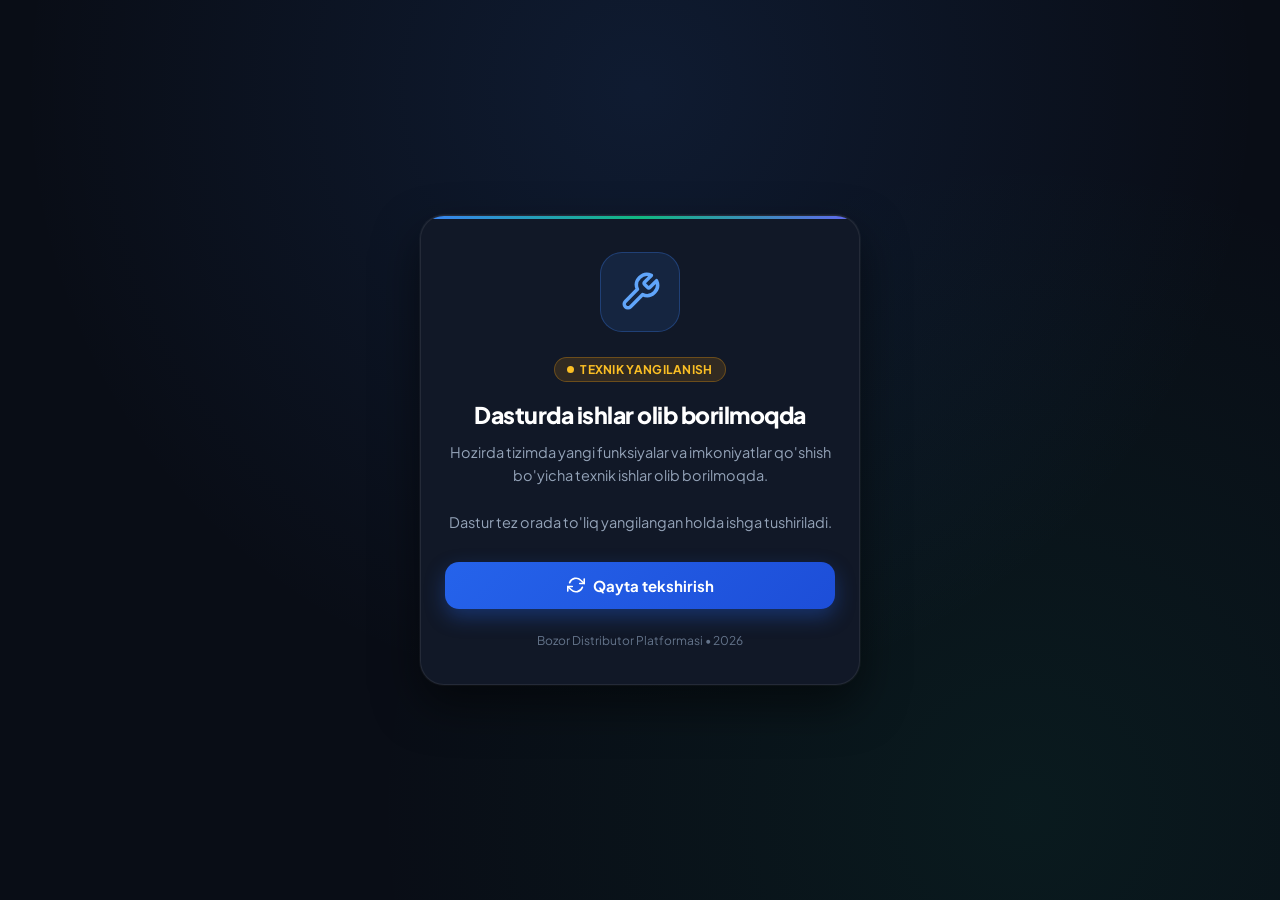
<file: deploy/maintenance.html>
<!DOCTYPE html>
<html lang="uz">
<head>
    <meta charset="UTF-8">
    <meta name="viewport" content="width=device-width, initial-scale=1.0, maximum-scale=1.0, user-scalable=no">
    <title>Texnik ishlar | Bozor Distributor</title>
    <meta name="theme-color" content="#090D16">
    <link rel="preconnect" href="https://fonts.googleapis.com">
    <link rel="preconnect" href="https://fonts.gstatic.com" crossorigin>
    <link href="https://fonts.googleapis.com/css2?family=Plus+Jakarta+Sans:wght@400;500;600;700;800&display=swap" rel="stylesheet">
    <style>
        * {
            margin: 0;
            padding: 0;
            box-sizing: border-box;
            font-family: 'Plus Jakarta Sans', -apple-system, BlinkMacSystemFont, sans-serif;
        }
        body {
            background-color: #090D16;
            color: #F8FAFC;
            min-height: 100vh;
            display: flex;
            align-items: center;
            justify-content: center;
            padding: 24px 16px;
            background-image: 
                radial-gradient(circle at 50% 10%, rgba(59, 130, 246, 0.12) 0%, transparent 60%),
                radial-gradient(circle at 80% 90%, rgba(16, 185, 129, 0.08) 0%, transparent 50%);
        }
        .card {
            background: #111827;
            border: 1px solid rgba(255, 255, 255, 0.08);
            border-radius: 24px;
            max-width: 440px;
            width: 100%;
            padding: 36px 24px;
            text-align: center;
            box-shadow: 0 20px 45px rgba(0, 0, 0, 0.5), 0 0 0 1px rgba(255, 255, 255, 0.05);
            position: relative;
            overflow: hidden;
        }
        .card::before {
            content: '';
            position: absolute;
            top: 0;
            left: 0;
            right: 0;
            height: 3px;
            background: linear-gradient(90deg, #3B82F6, #10B981, #6366F1);
        }
        .icon-box {
            width: 80px;
            height: 80px;
            margin: 0 auto 24px auto;
            border-radius: 22px;
            background: rgba(59, 130, 246, 0.12);
            border: 1px solid rgba(59, 130, 246, 0.3);
            display: flex;
            align-items: center;
            justify-content: center;
            color: #60A5FA;
            animation: pulse-glow 3s infinite alternate ease-in-out;
        }
        @keyframes pulse-glow {
            0% {
                transform: scale(0.98);
                box-shadow: 0 0 15px rgba(59, 130, 246, 0.2);
            }
            100% {
                transform: scale(1.04);
                box-shadow: 0 0 35px rgba(59, 130, 246, 0.45);
            }
        }
        .badge {
            display: inline-flex;
            align-items: center;
            gap: 6px;
            font-size: 12px;
            font-weight: 700;
            background: rgba(245, 158, 11, 0.14);
            color: #FBBF24;
            border: 1px solid rgba(245, 158, 11, 0.3);
            padding: 4px 12px;
            border-radius: 999px;
            margin-bottom: 18px;
            letter-spacing: 0.3px;
        }
        .badge-dot {
            width: 7px;
            height: 7px;
            border-radius: 50%;
            background: #FBBF24;
            animation: blink 1.4s infinite ease-in-out;
        }
        @keyframes blink {
            0%, 100% { opacity: 0.3; }
            50% { opacity: 1; }
        }
        h1 {
            font-size: 23px;
            font-weight: 800;
            letter-spacing: -0.5px;
            margin-bottom: 12px;
            color: #FFFFFF;
        }
        p {
            font-size: 14.5px;
            line-height: 1.6;
            color: #94A3B8;
            margin-bottom: 28px;
        }
        .btn {
            display: inline-flex;
            align-items: center;
            justify-content: center;
            gap: 8px;
            width: 100%;
            padding: 14px 20px;
            border-radius: 14px;
            font-size: 15px;
            font-weight: 700;
            background: linear-gradient(135deg, #2563EB, #1D4ED8);
            color: #FFFFFF;
            border: none;
            cursor: pointer;
            box-shadow: 0 8px 20px rgba(37, 99, 235, 0.35);
            transition: all 0.2s ease;
            text-decoration: none;
        }
        .btn:active {
            transform: scale(0.98);
        }
        .footer-note {
            margin-top: 24px;
            font-size: 12px;
            color: #64748B;
        }
    </style>
</head>
<body>
    <div class="card">
        <div class="icon-box">
            <svg width="42" height="42" viewBox="0 0 24 24" fill="none" stroke="currentColor" stroke-width="2" stroke-linecap="round" stroke-linejoin="round">
                <path d="M14.7 6.3a1 1 0 0 0 0 1.4l1.6 1.6a1 1 0 0 0 1.4 0l3.77-3.77a6 6 0 0 1-7.94 7.94l-6.91 6.91a2.12 2.12 0 0 1-3-3l6.91-6.91a6 6 0 0 1 7.94-7.94l-3.76 3.76z"></path>
            </svg>
        </div>

        <div class="badge">
            <span class="badge-dot"></span>
            TEXNIK YANGILANISH
        </div>

        <h1>Dasturda ishlar olib borilmoqda</h1>
        <p>Hozirda tizimda yangi funksiyalar va imkoniyatlar qo'shish bo'yicha texnik ishlar olib borilmoqda.<br><br>Dastur tez orada to'liq yangilangan holda ishga tushiriladi.</p>

        <button class="btn" onclick="window.location.reload()">
            <svg width="18" height="18" viewBox="0 0 24 24" fill="none" stroke="currentColor" stroke-width="2.2" stroke-linecap="round" stroke-linejoin="round">
                <polyline points="23 4 23 10 17 10"></polyline>
                <polyline points="1 20 1 14 7 14"></polyline>
                <path d="M3.51 9a9 9 0 0 1 14.85-3.36L23 10M1 14l4.64 4.36A9 9 0 0 0 20.49 15"></path>
            </svg>
            <span>Qayta tekshirish</span>
        </button>

        <div class="footer-note">
            Bozor Distributor Platformasi &bull; 2026
        </div>
    </div>
</body>
</html>
</file>
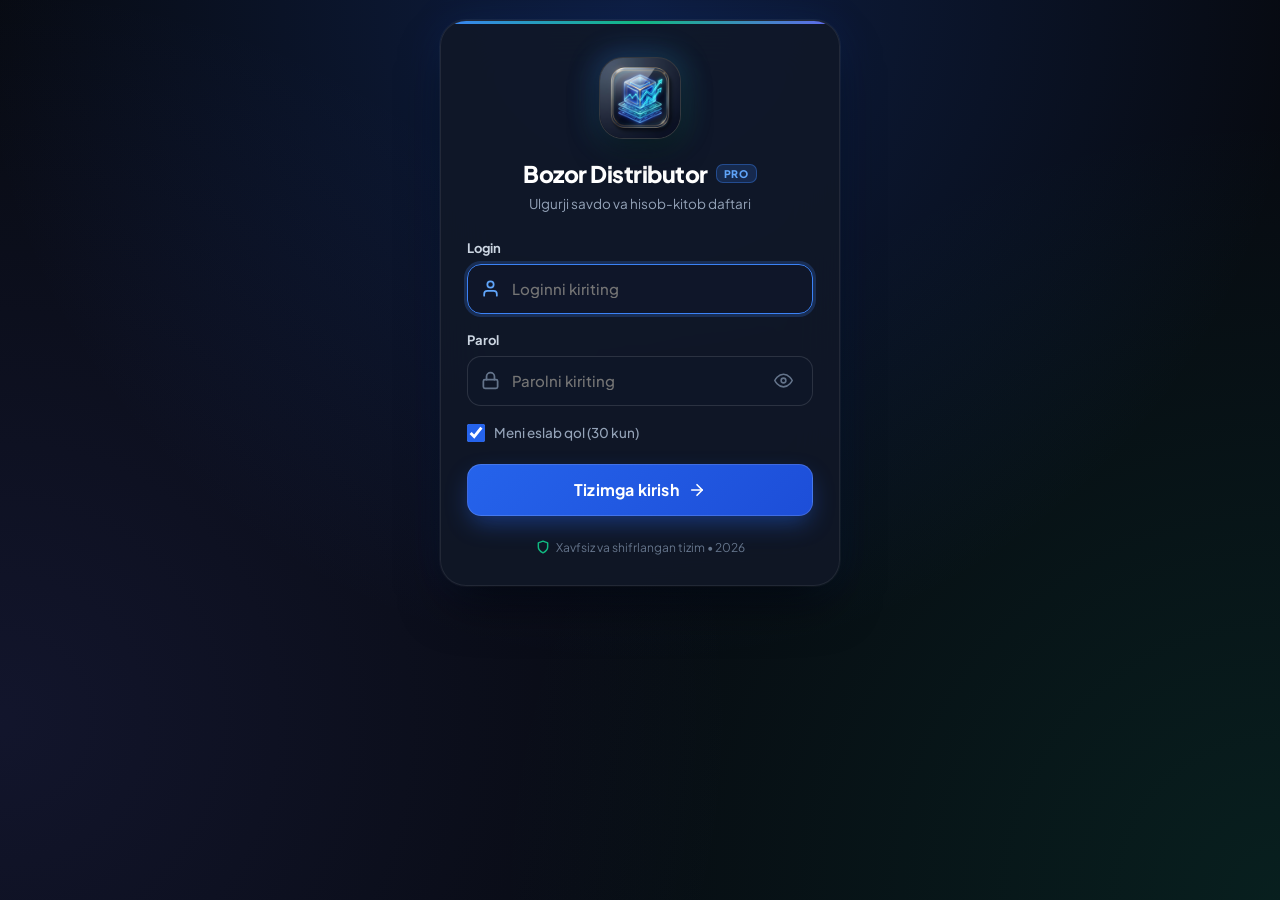
<file: src/main/resources/static/login.html>
<!DOCTYPE html>
<html lang="uz">
<head>
    <meta charset="UTF-8">
    <meta name="viewport" content="width=device-width, initial-scale=1.0, maximum-scale=1.0, user-scalable=no, viewport-fit=cover">
    <title>Kirish — Bozor Distributor</title>
    <link rel="manifest" href="manifest.json?v=3">
    <meta name="theme-color" content="#070A11">
    <meta name="mobile-web-app-capable" content="yes">
    <meta name="apple-mobile-web-app-capable" content="yes">
    <meta name="apple-mobile-web-app-status-bar-style" content="black-translucent">
    <link rel="icon" type="image/png" sizes="192x192" href="icons/icon-v2-192.png">
    <link rel="apple-touch-icon" href="icons/icon-v2-192.png">
    <link rel="preconnect" href="https://fonts.googleapis.com">
    <link rel="preconnect" href="https://fonts.gstatic.com" crossorigin>
    <link href="https://fonts.googleapis.com/css2?family=Plus+Jakarta+Sans:wght@400;500;600;700;800&display=swap" rel="stylesheet">
    <style>
        * {
            margin: 0;
            padding: 0;
            box-sizing: border-box;
            font-family: 'Plus Jakarta Sans', -apple-system, BlinkMacSystemFont, 'Segoe UI', Roboto, sans-serif;
            -webkit-tap-highlight-color: transparent;
        }

        body {
            background-color: #070A11;
            color: #F8FAFC;
            min-height: 100vh;
            min-height: -webkit-fill-available;
            display: flex;
            align-items: center;
            justify-content: center;
            padding: 20px 16px;
            background-image: 
                radial-gradient(circle at 50% 0%, rgba(37, 99, 235, 0.22) 0%, transparent 60%),
                radial-gradient(circle at 100% 100%, rgba(16, 185, 129, 0.12) 0%, transparent 50%),
                radial-gradient(circle at 0% 80%, rgba(99, 102, 241, 0.12) 0%, transparent 50%);
            background-attachment: fixed;
        }

        .login-container {
            width: 100%;
            max-width: 400px;
            position: relative;
        }

        .login-card {
            background: rgba(17, 24, 39, 0.85);
            backdrop-filter: blur(24px);
            -webkit-backdrop-filter: blur(24px);
            border: 1px solid rgba(255, 255, 255, 0.08);
            border-radius: 26px;
            padding: 36px 26px 30px 26px;
            box-shadow: 
                0 25px 50px -12px rgba(0, 0, 0, 0.7),
                0 0 0 1px rgba(255, 255, 255, 0.05),
                0 0 40px rgba(37, 99, 235, 0.12);
            position: relative;
            overflow: hidden;
        }

        .login-card::before {
            content: '';
            position: absolute;
            top: 0;
            left: 0;
            right: 0;
            height: 3px;
            background: linear-gradient(90deg, #3B82F6 0%, #10B981 50%, #6366F1 100%);
        }

        /* 3D Glass Logo Container */
        .login-logo-wrapper {
            position: relative;
            width: 82px;
            height: 82px;
            margin: 0 auto 20px auto;
        }

        .login-logo-glow {
            position: absolute;
            inset: -4px;
            background: linear-gradient(135deg, rgba(59, 130, 246, 0.6), rgba(16, 185, 129, 0.4));
            border-radius: 26px;
            filter: blur(14px);
            opacity: 0.6;
            animation: pulse-aura 3.5s infinite alternate ease-in-out;
        }

        @keyframes pulse-aura {
            0% { opacity: 0.45; transform: scale(0.96); }
            100% { opacity: 0.8; transform: scale(1.04); }
        }

        .login-logo {
            position: relative;
            width: 82px;
            height: 82px;
            border-radius: 24px;
            display: flex;
            align-items: center;
            justify-content: center;
            background: #090D16;
            border: 1px solid rgba(255, 255, 255, 0.18);
            box-shadow: 0 12px 28px rgba(0, 0, 0, 0.5), inset 0 1px 0 rgba(255, 255, 255, 0.2);
            overflow: hidden;
        }

        .login-logo img {
            width: 100%;
            height: 100%;
            object-fit: cover;
            display: block;
        }

        /* Sarlavhalar */
        .login-header {
            text-align: center;
            margin-bottom: 26px;
        }

        .login-title-row {
            display: flex;
            align-items: center;
            justify-content: center;
            gap: 8px;
            margin-bottom: 6px;
        }

        .login-title {
            font-size: 23px;
            font-weight: 800;
            color: #FFFFFF;
            letter-spacing: -0.5px;
        }

        .pro-badge {
            font-size: 10.5px;
            font-weight: 800;
            background: rgba(59, 130, 246, 0.18);
            color: #60A5FA;
            border: 1px solid rgba(59, 130, 246, 0.4);
            padding: 2px 7px;
            border-radius: 7px;
            letter-spacing: 0.6px;
            text-transform: uppercase;
        }

        .login-subtitle {
            font-size: 13.5px;
            color: #94A3B8;
            line-height: 1.45;
        }

        /* Xatolik xabari */
        .login-error {
            background: rgba(239, 68, 68, 0.12);
            border: 1px solid rgba(239, 68, 68, 0.35);
            color: #FCA5A5;
            padding: 12px 14px;
            border-radius: 14px;
            font-size: 13px;
            font-weight: 600;
            margin-bottom: 20px;
            display: flex;
            align-items: center;
            gap: 9px;
            animation: shake 0.4s ease-in-out;
        }

        @keyframes shake {
            0%, 100% { transform: translateX(0); }
            20%, 60% { transform: translateX(-5px); }
            40%, 80% { transform: translateX(5px); }
        }

        /* Form Guruhlari va Inputlar */
        .form-group {
            margin-bottom: 18px;
        }

        .form-label {
            display: flex;
            align-items: center;
            gap: 6px;
            font-size: 13px;
            font-weight: 700;
            color: #CBD5E1;
            margin-bottom: 8px;
        }

        .input-wrapper {
            position: relative;
            display: flex;
            align-items: center;
        }

        .input-icon {
            position: absolute;
            left: 14px;
            color: #64748B;
            display: flex;
            align-items: center;
            justify-content: center;
            pointer-events: none;
            transition: color 0.2s ease;
        }

        .form-input {
            width: 100%;
            height: 50px;
            background: rgba(15, 23, 42, 0.7);
            border: 1px solid rgba(255, 255, 255, 0.12);
            border-radius: 14px;
            padding: 0 14px 0 44px;
            color: #FFFFFF;
            font-size: 15px;
            font-weight: 500;
            outline: none;
            transition: all 0.2s ease;
        }

        .form-input:focus {
            background: rgba(15, 23, 42, 0.95);
            border-color: #3B82F6;
            box-shadow: 0 0 0 3px rgba(59, 130, 246, 0.22);
        }

        .form-input:focus + .input-icon,
        .input-wrapper:focus-within .input-icon {
            color: #60A5FA;
        }

        .toggle-password-btn {
            position: absolute;
            right: 12px;
            background: transparent;
            border: none;
            color: #64748B;
            padding: 8px;
            cursor: pointer;
            display: flex;
            align-items: center;
            justify-content: center;
            border-radius: 8px;
            transition: color 0.2s ease;
        }

        .toggle-password-btn:hover {
            color: #CBD5E1;
        }

        /* Eslab qolish */
        .remember-row {
            display: flex;
            align-items: center;
            justify-content: space-between;
            margin-top: 6px;
            margin-bottom: 22px;
        }

        .custom-checkbox {
            display: flex;
            align-items: center;
            gap: 9px;
            cursor: pointer;
            user-select: none;
        }

        .custom-checkbox input[type="checkbox"] {
            width: 18px;
            height: 18px;
            accent-color: #2563EB;
            cursor: pointer;
            border-radius: 5px;
        }

        .custom-checkbox span {
            font-size: 13.5px;
            font-weight: 500;
            color: #94A3B8;
        }

        /* Asosiy Tugma */
        .submit-btn {
            width: 100%;
            height: 52px;
            background: linear-gradient(135deg, #2563EB 0%, #1D4ED8 100%);
            border: 1px solid rgba(255, 255, 255, 0.15);
            border-radius: 14px;
            color: #FFFFFF;
            font-size: 16px;
            font-weight: 700;
            letter-spacing: 0.2px;
            cursor: pointer;
            display: flex;
            align-items: center;
            justify-content: center;
            gap: 9px;
            box-shadow: 0 10px 25px -4px rgba(37, 99, 235, 0.45);
            transition: all 0.2s ease;
        }

        .submit-btn:hover {
            background: linear-gradient(135deg, #1D4ED8 0%, #1E40AF 100%);
            transform: translateY(-1px);
            box-shadow: 0 14px 28px -4px rgba(37, 99, 235, 0.55);
        }

        .submit-btn:active {
            transform: scale(0.98);
        }

        /* Pastki xavfsizlik imzosi */
        .footer-info {
            text-align: center;
            margin-top: 24px;
            font-size: 12px;
            color: #64748B;
            display: flex;
            align-items: center;
            justify-content: center;
            gap: 6px;
        }

        .footer-info svg {
            color: #10B981;
        }
    </style>
</head>
<body>

<div class="login-container">
    <div class="login-card">
        <!-- 3D Sapfir Logo -->
        <div class="login-logo-wrapper">
            <div class="login-logo-glow"></div>
            <div class="login-logo">
                <img src="icons/icon-v2-192.png" alt="Bozor Distributor" width="82" height="82">
            </div>
        </div>

        <!-- Sarlavhalar -->
        <div class="login-header">
            <div class="login-title-row">
                <h1 class="login-title">Bozor Distributor</h1>
                <span class="pro-badge">PRO</span>
            </div>
            <p class="login-subtitle">Ulgurji savdo va hisob-kitob daftari</p>
        </div>

        <!-- Xatolik xabari (noto'g'ri login/parol kiritilganda) -->
        <div id="errorBox" class="login-error" style="display:none;">
            <svg width="18" height="18" viewBox="0 0 24 24" fill="none" stroke="currentColor" stroke-width="2.2" stroke-linecap="round" stroke-linejoin="round">
                <circle cx="12" cy="12" r="10"></circle>
                <line x1="12" y1="8" x2="12" y2="12"></line>
                <line x1="12" y1="16" x2="12.01" y2="16"></line>
            </svg>
            <span>Login yoki parol noto'g'ri kiritildi</span>
        </div>

        <form method="POST" action="/login" id="loginForm" onsubmit="handleLoginSubmit(event)">
            <!-- Login Input -->
            <div class="form-group">
                <label class="form-label" for="usernameInput">
                    <span>Login</span>
                </label>
                <div class="input-wrapper">
                    <span class="input-icon">
                        <svg width="19" height="19" viewBox="0 0 24 24" fill="none" stroke="currentColor" stroke-width="2.2" stroke-linecap="round" stroke-linejoin="round">
                            <path d="M20 21v-2a4 4 0 0 0-4-4H8a4 4 0 0 0-4 4v2"></path>
                            <circle cx="12" cy="7" r="4"></circle>
                        </svg>
                    </span>
                    <input type="text" class="form-input" id="usernameInput" name="username" placeholder="Loginni kiriting" required autofocus autocomplete="username">
                </div>
            </div>

            <!-- Parol Input -->
            <div class="form-group">
                <label class="form-label" for="passwordInput">
                    <span>Parol</span>
                </label>
                <div class="input-wrapper">
                    <span class="input-icon">
                        <svg width="19" height="19" viewBox="0 0 24 24" fill="none" stroke="currentColor" stroke-width="2.2" stroke-linecap="round" stroke-linejoin="round">
                            <rect x="3" y="11" width="18" height="11" rx="2" ry="2"></rect>
                            <path d="M7 11V7a5 5 0 0 1 10 0v4"></path>
                        </svg>
                    </span>
                    <input type="password" class="form-input" id="passwordInput" name="password" placeholder="Parolni kiriting" required autocomplete="current-password" style="padding-right: 48px;">
                    <button type="button" class="toggle-password-btn" onclick="togglePasswordVisibility()" aria-label="Parolni ko'rsatish/yashirish" title="Parolni ko'rsatish">
                        <svg id="eyeIcon" width="19" height="19" viewBox="0 0 24 24" fill="none" stroke="currentColor" stroke-width="2" stroke-linecap="round" stroke-linejoin="round">
                            <path d="M1 12s4-8 11-8 11 8 11 8-4 8-11 8-11-8-11-8z"></path>
                            <circle cx="12" cy="12" r="3"></circle>
                        </svg>
                    </button>
                </div>
            </div>

            <!-- Eslab qolish -->
            <div class="remember-row">
                <label class="custom-checkbox">
                    <input type="checkbox" name="remember-me" id="rememberMe" checked>
                    <span>Meni eslab qol (30 kun)</span>
                </label>
            </div>

            <!-- Kirish Tugmasi -->
            <button type="submit" class="submit-btn" id="submitBtn">
                <span>Tizimga kirish</span>
                <svg width="18" height="18" viewBox="0 0 24 24" fill="none" stroke="currentColor" stroke-width="2.2" stroke-linecap="round" stroke-linejoin="round">
                    <line x1="5" y1="12" x2="19" y2="12"></line>
                    <polyline points="12 5 19 12 12 19"></polyline>
                </svg>
            </button>
        </form>

        <div class="footer-info">
            <svg width="14" height="14" viewBox="0 0 24 24" fill="none" stroke="currentColor" stroke-width="2.5" stroke-linecap="round" stroke-linejoin="round">
                <path d="M12 22s8-4 8-10V5l-8-3-8 3v7c0 6 8 10 8 10z"></path>
            </svg>
            <span>Xavfsiz va shifrlangan tizim &bull; 2026</span>
        </div>
    </div>
</div>

<script>
    // Xatolik xabarini tekshirish
    if (window.location.search.includes('error')) {
        document.getElementById('errorBox').style.display = 'flex';
    }

    // Parolni ko'rsatish/yashirish funksiyasi
    function togglePasswordVisibility() {
        const passInput = document.getElementById('passwordInput');
        const eyeIcon = document.getElementById('eyeIcon');
        if (passInput.type === 'password') {
            passInput.type = 'text';
            eyeIcon.innerHTML = `
                <path d="M17.94 17.94A10.07 10.07 0 0 1 12 20c-7 0-11-8-11-8a18.45 18.45 0 0 1 5.06-5.94M9.9 4.24A9.12 9.12 0 0 1 12 4c7 0 11 8 11 8a18.5 18.5 0 0 1-2.16 3.19m-6.72-1.07a3 3 0 1 1-4.24-4.24"></path>
                <line x1="1" y1="1" x2="23" y2="23"></line>
            `;
        } else {
            passInput.type = 'password';
            eyeIcon.innerHTML = `
                <path d="M1 12s4-8 11-8 11 8 11 8-4 8-11 8-11-8-11-8z"></path>
                <circle cx="12" cy="12" r="3"></circle>
            `;
        }
    }

    // Tugma bosilganda animatsiya
    function handleLoginSubmit(e) {
        const btn = document.getElementById('submitBtn');
        btn.style.opacity = '0.85';
        btn.innerHTML = `
            <svg class="spinner" width="18" height="18" viewBox="0 0 24 24" fill="none" stroke="currentColor" stroke-width="2.5" style="animation: spin 0.8s linear infinite;">
                <circle cx="12" cy="12" r="10" stroke-opacity="0.25"></circle>
                <path d="M12 2a10 10 0 0 1 10 10" stroke-linecap="round"></path>
            </svg>
            <span>Tekshirilmoqda...</span>
        `;
    }
</script>
<style>
    @keyframes spin {
        from { transform: rotate(0deg); }
        to { transform: rotate(360deg); }
    }
</style>
</body>
</html>
</file>
